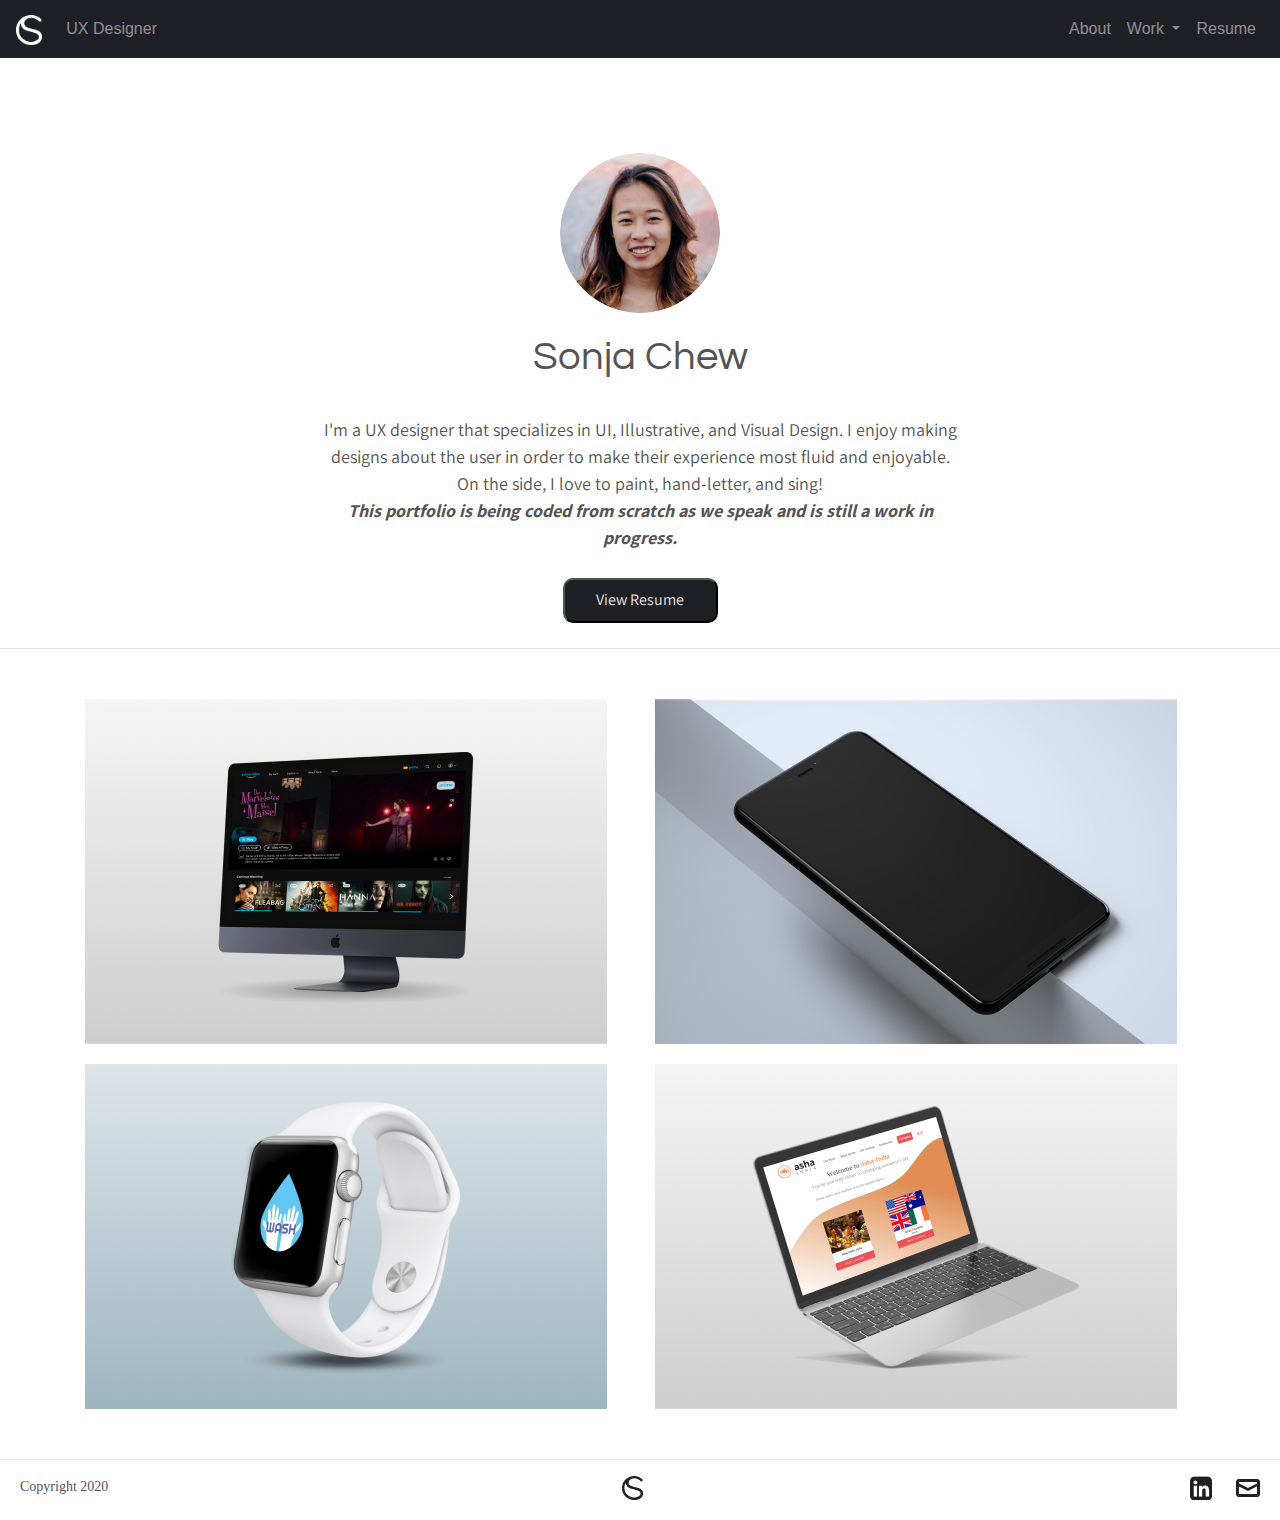
<file: index.html>
<!DOCTYPE html>
<html>
<head> 
    <link rel="shortcut icon" type="image/jpg" href="images/favicon.ico"/>
    <link href="css/style.css" type="text/css" rel="stylesheet">
    <link href="https://fonts.googleapis.com/css2?family=Assistant:wght@300;400;600&family=Pontano+Sans&family=Questrial&display=swap" rel="stylesheet">
    <link rel="stylesheet" href="https://stackpath.bootstrapcdn.com/bootstrap/4.3.1/css/bootstrap.min.css" integrity="sha384-ggOyR0iXCbMQv3Xipma34MD+dH/1fQ784/j6cY/iJTQUOhcWr7x9JvoRxT2MZw1T" crossorigin="anonymous">
    <link rel="stylesheet" href= 
"https://maxcdn.bootstrapcdn.com/bootstrap/4.4.1/css/bootstrap.min.css"> 
    <script src= 
"https://ajax.googleapis.com/ajax/libs/jquery/3.4.1/jquery.min.js"> 
    </script> 
    <script src= 
"https://cdnjs.cloudflare.com/ajax/libs/popper.js/1.16.0/umd/popper.min.js"> 
    </script> 
    <script src= 
"https://maxcdn.bootstrapcdn.com/bootstrap/4.4.1/js/bootstrap.min.js"> 
    </script> 
</head> 

</head>
<body>
    <div class="myNav">
        <nav class="navbar navbar-expand-lg navbar-dark">
            <a class="navbar-brand" href="index.html"><img src="images/logo.png" id="logo" height="30px"> </a>
            <button class="navbar-toggler" type="button" data-toggle="collapse" data-target="#navbarSupportedContent" aria-controls="navbarSupportedContent" aria-expanded="false" aria-label="Toggle navigation">
              <span class="navbar-toggler-icon"></span>
            </button>
            <div class="collapse navbar-collapse" id="navbarSupportedContent">
            <ul class="navbar-nav mr-auto">
              <li class="nav-item">
                <a class="nav-link">UX Designer</a>
              </li>
            </ul>
            </div>
            <div class="collapse navbar-collapse" id="navbarSupportedContent">
              <ul class="navbar-nav ml-auto">
                <li class="nav-item">
                  <a class="nav-link" href="about/about.html">About</a>
                </li>
                <li class="nav-item dropdown">
                  <a class="nav-link dropdown-toggle" href="work/work.html" id="navbarDropdown" role="button" data-toggle="dropdown" aria-haspopup="true" aria-expanded="false">
                    Work
                  </a>
                  <div class="dropdown-menu" aria-labelledby="navbarDropdown">
                    <a class="dropdown-item" href="Prime/prime.html">Prime Video</a>
                    <a class="dropdown-item" href="WASH/wash.html">WASH</a>
                    <a class="dropdown-item" href="Asha/asha.html">Asha India</a>
                    <a class="dropdown-item" href="Planana/planana.html">Planana</a>
                    <div class="dropdown-divider"></div>
                    <a class="dropdown-item" href="work/work.html">All Projects</a>
                  </div>
                </li>
                <li class="nav-item">
                    <a class="nav-link" href="http://www.google.com" target="_blank">Resume</a>
                  </li>
                
              </ul>
            </div>
          </nav>
    </div>
          <div>
          <section class="heroImg" >
              <img src="images/face.png" id="hero">
    
            <a href="about/about.html"><h1>Sonja Chew</h1></a>
            <br>
             <div id="para"><p>
            I'm a UX designer that
            specializes in UI, Illustrative, and Visual Design. I enjoy making designs about
             the user in order to make their experience most fluid and enjoyable. On the side, I 
             love to paint, hand-letter, and sing! 
             <br>
             <strong><em>This portfolio is being coded from scratch as we speak and
              is still a work in progress.</em></strong>
                </p>
              </div>
                <br>
                <div><a href="..." target="_blank"><button class="button" type="button">
        View Resume
                 </button></a>
                 <br>
                 <br>
                 
            </div> 
        </section>
     </div>
     <br>
     <hr>
     <br>
<div class="container">
  <div class="row">
    <div class="col" id="Prime"><a href="Prime/prime.html"><img src="images/PrimeVid2.png" width="522px">
      <span>Prime Video
        <p> (IN PROGRESS)
          We saw an opportunity to redesign Amazon’s Prime Video website for a better personalized, 
          fluid experience, honing in on their new social component. </p>
      </span></a> </div>
      <div class="col" id="planana"><a href="Planana/planana.html"><img src="images/placeholder.png" width="522px">
        <span>Planana 
          <p> (IN PROGRESS)
          Planana is a mobile application I designed to help traveling users as they plan their trip and itinerary.
        </p></span></a> </div>
    
    <div class="w-100"></div>
    
    <div class="col" id="WASHwatch"><a href="WASH/wash.html"><img src="images/WASH.png" width="522px">
      <span>WASH
        <p> (IN PROGRESS)
        WASH uses auto-tracking and reminders to help users develop healthy hand-washing habits.
         My classmates and I designed this app from scratch February of 2020, just as 
         COVID-19 appeared in the U.S.            </p></span> </a></div>
    <div class="col" id="Asha"><a href="Asha/asha.html"><img src="images/ASHA.png" width="522px">
      <span>Asha India
        <p>(MOST COMPLETE)
          My team proposed to redesign the layout of key web pages for Asha India, 
          a nonprofit organization, identified through intensive user testing performing 
          important tasks.             </p>
        </span></a> </div>
      </div>
</div>

<br>
<footer>
      <hr>  
  <div class="foot">
      <div>Copyright 2020</div>
      <a href="index.html"> <img src="images/logoDark.png" height ="24px"id="sign"></a>
      <div class="icons">
        <a href="https://www.linkedin.com/in/sonja-chew-11b7ab195" target="_blank">
        <img src="images/linkedin.png"  height="24px" id="icon"> 
        </a>  
        <a href="mailto: sonjachewux@gmail.com"><img src="images/mail.png" height="24px" id="icon"></a>  
      </div>
  </div>
    
</footer>
    
</body>

</html>
</file>
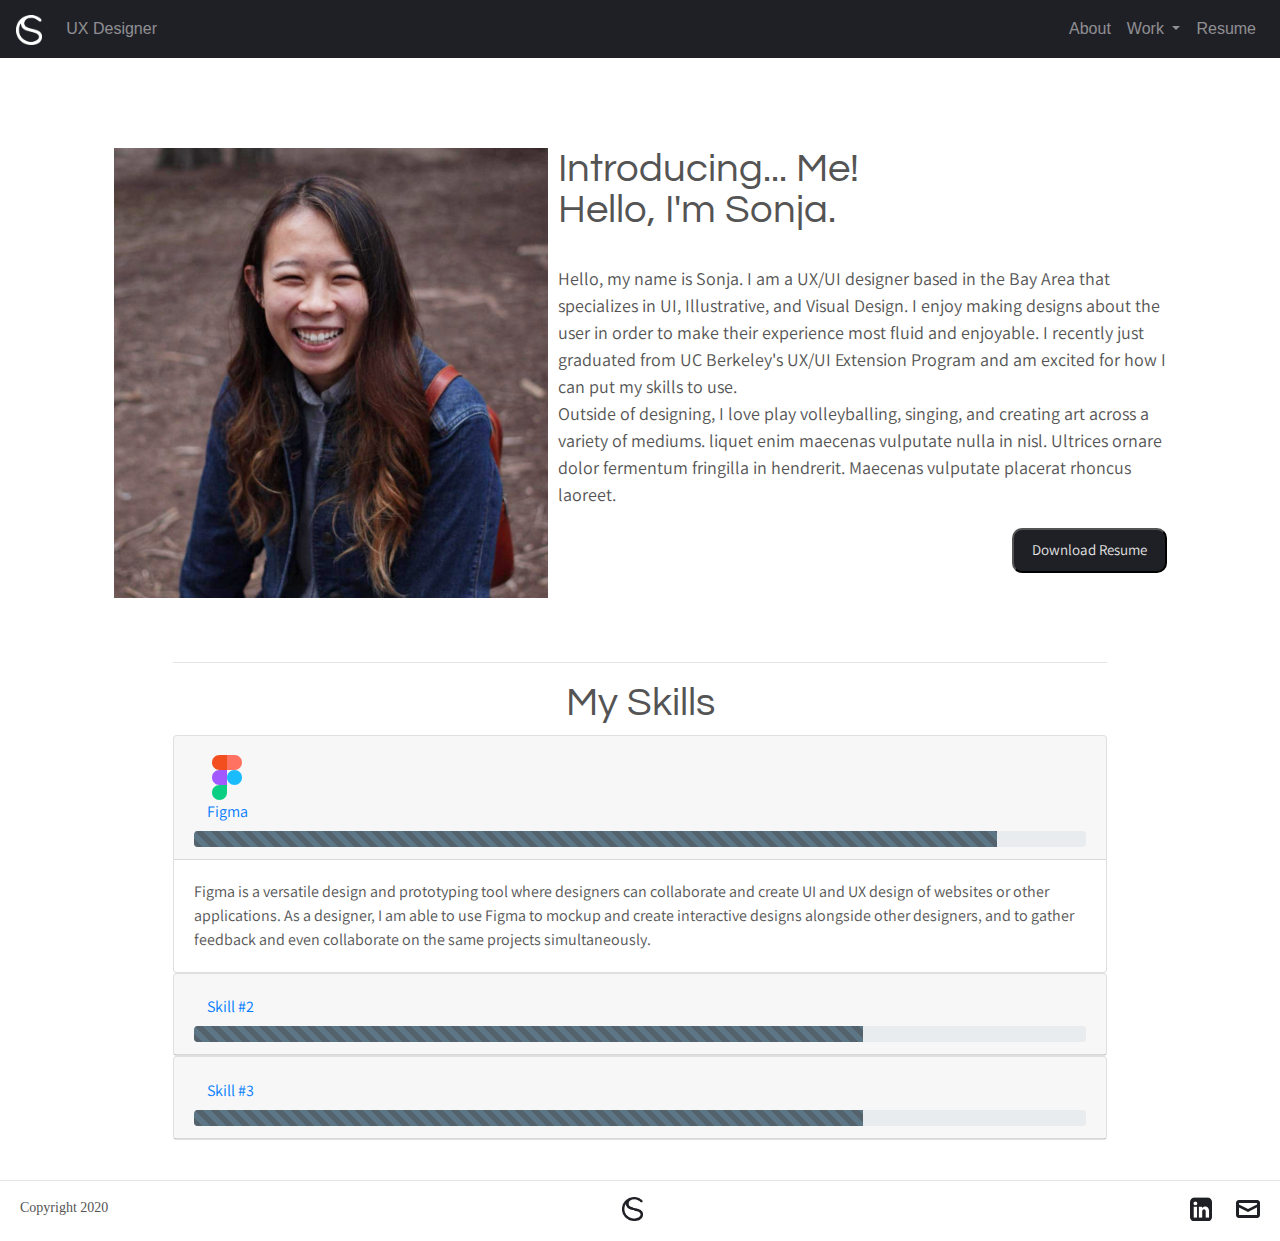
<file: about/about.html>
<!DOCTYPE html>
<html>
<head> 
    <link rel="shortcut icon" type="image/jpg" href="../images/favicon.ico"/>
    <link href="css/about.css" type="text/css" rel="stylesheet">
    <link href="https://fonts.googleapis.com/css2?family=Assistant:wght@300;400;600&family=Pontano+Sans&family=Questrial&display=swap" rel="stylesheet">
    <link rel="stylesheet" href="https://stackpath.bootstrapcdn.com/bootstrap/4.3.1/css/bootstrap.min.css" integrity="sha384-ggOyR0iXCbMQv3Xipma34MD+dH/1fQ784/j6cY/iJTQUOhcWr7x9JvoRxT2MZw1T" crossorigin="anonymous">
    <link rel="stylesheet" href= 
"https://maxcdn.bootstrapcdn.com/bootstrap/4.4.1/css/bootstrap.min.css"> 
    <script src= 
"https://ajax.googleapis.com/ajax/libs/jquery/3.4.1/jquery.min.js"> 
    </script> 
    <script src= 
"https://cdnjs.cloudflare.com/ajax/libs/popper.js/1.16.0/umd/popper.min.js"> 
    </script> 
    <script src= 
"https://maxcdn.bootstrapcdn.com/bootstrap/4.4.1/js/bootstrap.min.js"> 
    </script> 
</head> 

</head>
<body>
<div class="myNav">
    <nav class="navbar navbar-expand-lg navbar-dark">
        <a class="navbar-brand" href="../index.html"><img src="../images/logo.png" id="logo" height="30px"> </a>
        <button class="navbar-toggler" type="button" data-toggle="collapse" data-target="#navbarSupportedContent" aria-controls="navbarSupportedContent" aria-expanded="false" aria-label="Toggle navigation">
          <span class="navbar-toggler-icon"></span>
        </button>
        <div class="collapse navbar-collapse" id="navbarSupportedContent">
        <ul class="navbar-nav mr-auto">
          <li class="nav-item">
            <a class="nav-link">UX Designer</a>
          </li>
        </ul>
        </div>
        <div class="collapse navbar-collapse" id="navbarSupportedContent">
          <ul class="navbar-nav ml-auto">
            <li class="nav-item">
              <a class="nav-link" href="about.html">About</a>
            </li>
            <li class="nav-item dropdown">
              <a class="nav-link dropdown-toggle" href="work/work.html" id="navbarDropdown" role="button" data-toggle="dropdown" aria-haspopup="true" aria-expanded="false">
                Work
              </a>
              <div class="dropdown-menu" aria-labelledby="navbarDropdown">
                <a class="dropdown-item" href="../Prime/prime.html">Prime Video</a>
                <a class="dropdown-item" href="../WASH/wash.html">WASH</a>
                <a class="dropdown-item" href="../Asha/asha.html">Asha India</a>
                <a class="dropdown-item" href="../Planana/planana.html">Planana</a>
                <div class="dropdown-divider"></div>
                <a class="dropdown-item" href="../work/work.html">All Projects</a>
              </div>
            </li>
            <li class="nav-item">
                <a class="nav-link" href="#">Resume</a>
              </li>
            
          </ul>
        </div>
      </nav>
    </div>

    <div class="aboutSec" >
        <img src="../images/about1.png" id="about">
        <div class="photoRow">
          <div class="imgsmall"><img src="../images/img1small.png" height="82px"></div>
          <div class="imgsmall"><img src="../images/img2small.png" height="82px"></div>
          <div class="imgsmall"><img src="../images/img3small.png" height="82px"></div>
          <div class="imgsmall"><img src="../images/img4small.png" height="82px"></div>
          <div class="imgsmall"><img src="../images/img5small.png" height="82px"></div>
        </div>
        <div class="aboutMetxt">
          <h1 id="aboutTitle">Introducing... Me!
            <br>
            Hello, I'm Sonja.
          </h1>
          <br>
          <p>Hello, my name is Sonja. I am a UX/UI designer based in the Bay Area that
          specializes in UI, Illustrative, and Visual Design. I enjoy making designs about
           the user in order to make their experience most fluid and enjoyable. 
           I recently just graduated from UC Berkeley's UX/UI Extension Program and am excited 
           for how I can put my skills to use.
           <br>
           Outside of designing, I love play volleyballing, singing,
            and creating art across a variety of mediums.
           liquet enim maecenas vulputate nulla in nisl. Ultrices ornare dolor fermentum fringilla in hendrerit.
            Maecenas vulputate placerat rhoncus laoreet.</p>
            <div class="ResumeButton"><button class="button" type="button">
              Download Resume
                       </button>
              </div>
            </div>
    </div>
    <br>
    <br>
    <div id="separator"><hr></div>

    <div class="accordion" id="accordionExample"></div>
      <h2 id="skillsheading">My Skills</h2>
      <div class="card">
        <div class="card-header" id="headingOne">
          <h2 class="mb-0">
            <button class="btn btn-link" data-toggle="collapse" data-target="#collapseOne" aria-expanded="true" aria-controls="collapseOne">
              <div class="figmalogo"><img src="../images/figmalogo.svg" width="30px"> </div>Figma
            </button>
            <div class="figma">
              <div class="progress">
                <div class="progress-bar progress-bar-striped progress-bar-animated" role="progressbar" aria-valuenow="90" 
                aria-valuemin="0" aria-valuemax="100" style="width: 90%"></div>
              </div>
            </div>
          </h2>
        </div>
        <div id="collapseOne" class="collapse show" aria-labelledby="headingOne" data-parent="#accordionExample">
          <div class="card-body">
            Figma is a versatile design and prototyping tool where designers can collaborate and create UI and UX design of 
            websites or other applications. As a designer, I am able to use Figma to mockup and create interactive designs 
            alongside other designers, and to gather feedback and even collaborate on the same projects simultaneously.        </div>
      </div>
      </div>

      <div class="card">
        <div class="card-header" id="headingTwo">
          <h2 class="mb-0">
            <button class="btn btn-link collapsed" type="button" data-toggle="collapse" data-target="#collapseTwo" aria-expanded="false" aria-controls="collapseTwo">
               Skill #2
            </button>
          </h2>
          <div>
            <div class="progress">
              <div class="progress-bar progress-bar-striped progress-bar-animated" role="progressbar" aria-valuenow="75" 
              aria-valuemin="0" aria-valuemax="100" style="width: 75%"></div>
            </div>
          </div>
        </div>
        <div id="collapseTwo" class="collapse" aria-labelledby="headingTwo" data-parent="#accordionExample">
          <div class="card-body">
            Anim pariatur cliche reprehenderit, enim eiusmod high life accusamus terry richardson ad squid. 3 wolf moon officia aute, non cupidatat skateboard dolor brunch. Food truck quinoa nesciunt laborum eiusmod. Brunch 3 wolf moon tempor, sunt aliqua put a bird on it squid single-origin coffee nulla assumenda shoreditch et. Nihil anim keffiyeh helvetica, craft beer labore wes anderson cred nesciunt sapiente ea proident. Ad vegan excepteur butcher vice lomo. Leggings occaecat craft beer farm-to-table, raw denim aesthetic synth nesciunt you probably haven't heard of them accusamus labore sustainable VHS.
          </div>
        </div>
      </div>

      <div class="card">
        <div class="card-header" id="headingThree">
          <h2 class="mb-0">
            <button class="btn btn-link collapsed" type="button" data-toggle="collapse" data-target="#collapseThree" aria-expanded="false" aria-controls="collapseThree">
               Skill #3
            </button>
          </h2>
          <div>
            <div class="progress">
              <div class="progress-bar progress-bar-striped progress-bar-animated" role="progressbar" aria-valuenow="75" 
              aria-valuemin="0" aria-valuemax="100" style="width: 75%"></div>
            </div>
          </div>
        </div>
        <div id="collapseThree" class="collapse" aria-labelledby="headingThree" data-parent="#accordionExample">
          <div class="card-body">
            Anim pariatur cliche reprehenderit, enim eiusmod high life accusamus terry richardson ad squid. 3 wolf moon officia aute, non cupidatat skateboard dolor brunch. Food truck quinoa nesciunt laborum eiusmod. Brunch 3 wolf moon tempor, sunt aliqua put a bird on it squid single-origin coffee nulla assumenda shoreditch et. Nihil anim keffiyeh helvetica, craft beer labore wes anderson cred nesciunt sapiente ea proident. Ad vegan excepteur butcher vice lomo. Leggings occaecat craft beer farm-to-table, raw denim aesthetic synth nesciunt you probably haven't heard of them accusamus labore sustainable VHS.
          </div>
        </div>
      </div>
    </div>


      <br>


      <footer>
        
            <hr>  
        <div class="foot">
            <div>Copyright 2020</div>
            <a href="../index.html"> <img src="../images/logoDark.png" height ="24px"id="sign"></a>
            <div class="icons">
              <a href="https://www.linkedin.com/in/sonja-chew-11b7ab195" target="_blank">
              <img src="../images/linkedin.png"  height="24px" id="icon"> 
              </a>  
              <a href="mailto: sonjachewux@gmail.com"><img src="../images/mail.png" height="24px" id="icon"></a>  
            </div>  
        </div>
          
      </footer>
</body>
</html>
</file>
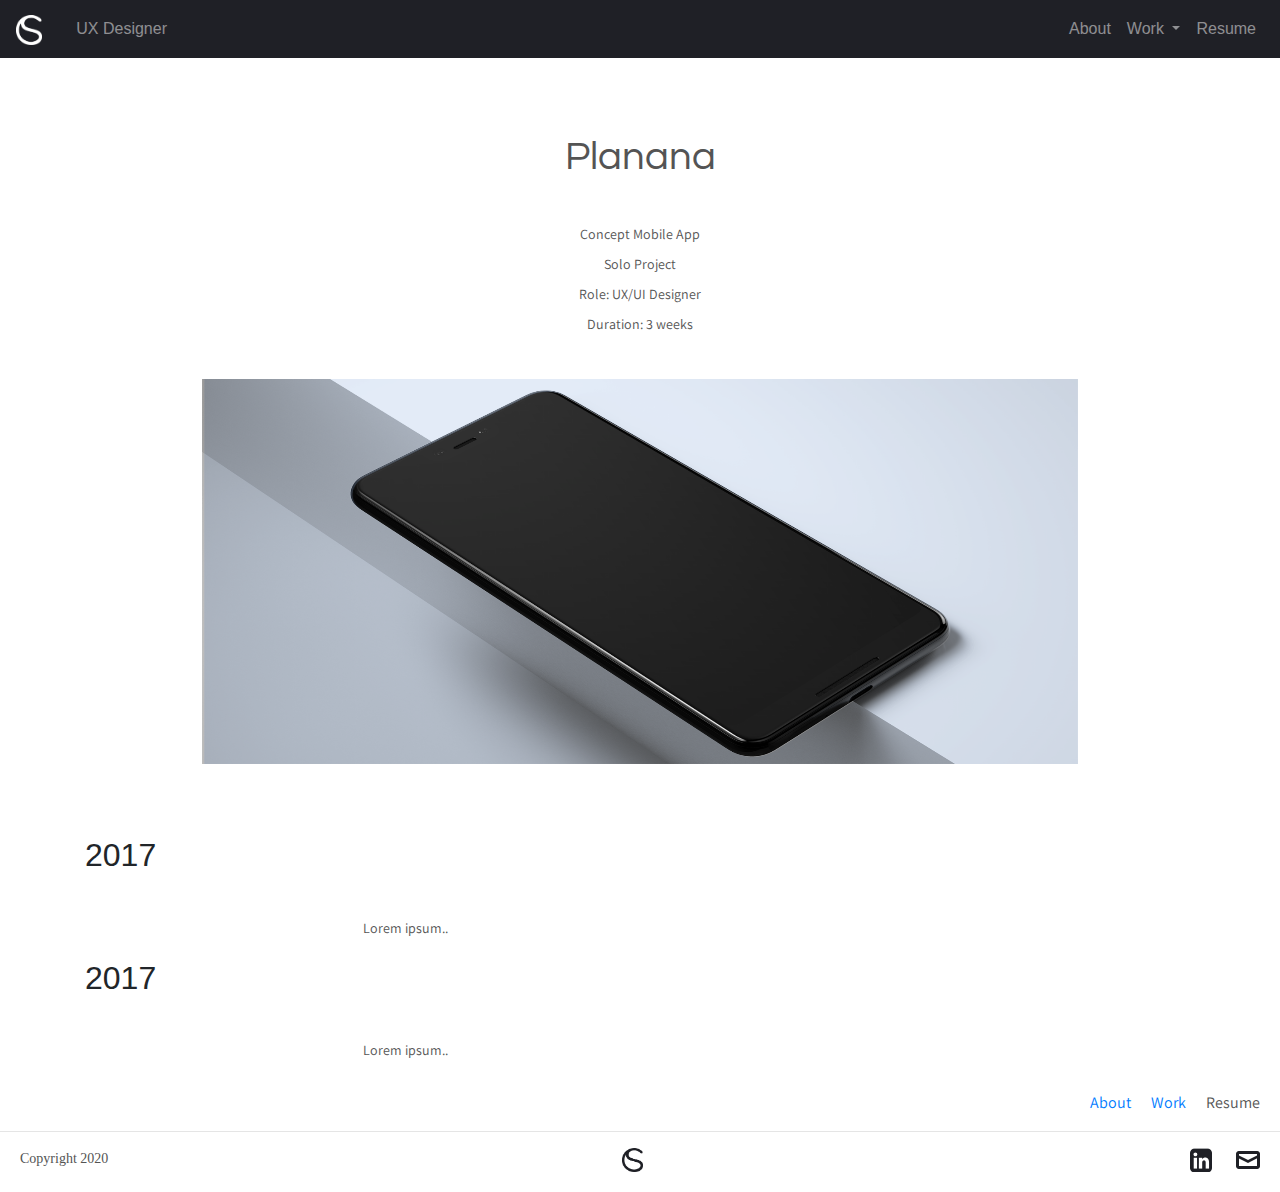
<file: Planana/planana.html>
<!DOCTYPE html>
<html>
<head> 
    <link rel="shortcut icon" type="image/jpg" href="../images/favicon.ico"/>
    <link href="https://fonts.googleapis.com/css2?family=Assistant:wght@300;400;600&family=Pontano+Sans&family=Questrial&display=swap" rel="stylesheet">
    <link href="css/planana.css" type="text/css" rel="stylesheet">
    <link rel="stylesheet" href="https://stackpath.bootstrapcdn.com/bootstrap/4.3.1/css/bootstrap.min.css" integrity="sha384-ggOyR0iXCbMQv3Xipma34MD+dH/1fQ784/j6cY/iJTQUOhcWr7x9JvoRxT2MZw1T" crossorigin="anonymous">
    <link rel="stylesheet" href= 
"https://maxcdn.bootstrapcdn.com/bootstrap/4.4.1/css/bootstrap.min.css"> 
    <script src= 
"https://ajax.googleapis.com/ajax/libs/jquery/3.4.1/jquery.min.js"> 
    </script> 
    <script src= 
"https://cdnjs.cloudflare.com/ajax/libs/popper.js/1.16.0/umd/popper.min.js"> 
    </script> 
    <script src= 
"https://maxcdn.bootstrapcdn.com/bootstrap/4.4.1/js/bootstrap.min.js"> 
    </script> 
</head> 

</head>
<body>
<div class="myNav">
    <nav class="navbar navbar-expand-lg navbar-dark">
        <a class="navbar-brand" href="../index.html"><img src="../images/logo.png" id="logo" height="30px"> </a>
        <button class="navbar-toggler" type="button" data-toggle="collapse" data-target="#navbarSupportedContent" aria-controls="navbarSupportedContent" aria-expanded="false" aria-label="Toggle navigation">
          <span class="navbar-toggler-icon"></span>
        </button>
        <div class="collapse navbar-collapse" id="navbarSupportedContent">
        <ul class="navbar-nav mr-auto">
          <li class="nav-item">
            <a class="nav-link">UX Designer</a>
          </li>
        </ul>
        </div>
        <div class="collapse navbar-collapse" id="navbarSupportedContent">
          <ul class="navbar-nav ml-auto">
            <li class="nav-item">
              <a class="nav-link" href="../about/about.html">About</a>
            </li>
            <li class="nav-item dropdown">
              <a class="nav-link dropdown-toggle" href="work.html" id="navbarDropdown" role="button" data-toggle="dropdown" aria-haspopup="true" aria-expanded="false">
                Work
              </a>
              <div class="dropdown-menu" aria-labelledby="navbarDropdown">
                <a class="dropdown-item" href="../Prime/prime.html">Prime Video</a>
                <a class="dropdown-item" href="../WASH/wash.html">WASH</a>
                <a class="dropdown-item" href="../Asha/asha.html">Asha India</a>
                <a class="dropdown-item" href="planana.html">Planana</a>
                <div class="dropdown-divider"></div>
                <a class="dropdown-item" href="../work/work.html">All Projects</a>
              </div>
            </li>
            <li class="nav-item">
                <a class="nav-link" href="..." target="_blank">Resume</a>
              </li>
            
          </ul>
        </div>
      </nav>
      </div>
      <div>
        <section class="ashaOverview" >
            <h1>Planana</h1>
           <div id="para"><p>
           Concept Mobile App
            <br>
            Solo Project
            <br>
            Role: UX/UI Designer
            <br>
            Duration: 3 weeks
              </p>
            </div>
        </section>
              <br>
              <div> <img src="../images/planFill.png" width="876px" id="ashaHero">
               <br>
               <br>
               
          </div> 
      
   </div>
   <br>
   <div class="timeline">
    <div class="container left">
      <div class="content">
        <h2>2017</h2>
      <p>Lorem ipsum..</p>
      </div>
    </div>
    <div class="container right">
     <div class="content">
      <h2>2017</h2>
      <p>Lorem ipsum..</p>
     </div>
    </div>
   </div>


 
<footer>
        <div class="footer">
            <div class="About"> <a href="../about/about.html"> About</a></div>
            <div class="Work"> <a href="../work/work.html"> Work</a></div>
            <div class="Resume">Resume</div>
         </div>
            <hr>  
  <div class="foot">
      <div>Copyright 2020</div>
      <a href="../index.html"> <img src="../images/logoDark.png" height ="24px"id="sign"></a>
      <div class="icons">
        <a href="https://www.linkedin.com/in/sonja-chew-11b7ab195" target="_blank">
        <img src="../images/linkedin.png"  height="24px" id="icon"> 
        </a>  
        <a href="mailto: sonjachewux@gmail.com"><img src="../images/mail.png" height="24px" id="icon"></a>  
      </div>   
  </div>
    
</footer>
    
</body>

</html>
</file>
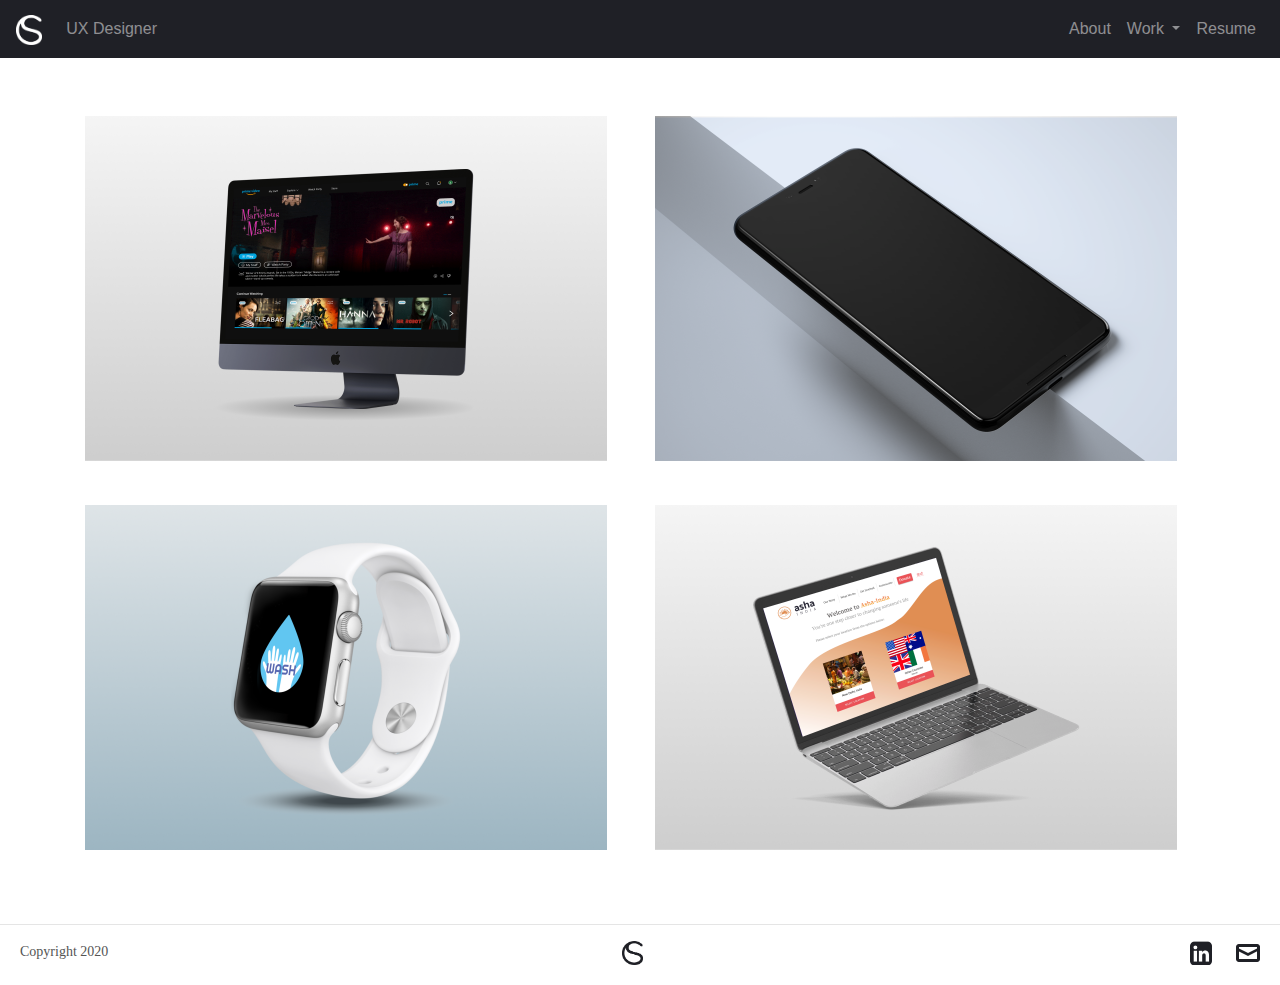
<file: work/work.html>
<!DOCTYPE html>
<html>
<head> 
    <link rel="shortcut icon" type="image/jpg" href="../images/favicon.ico"/>
    <link href="css/work.css" type="text/css" rel="stylesheet">
    <link href="https://fonts.googleapis.com/css2?family=Assistant:wght@300;400;600&family=Pontano+Sans&family=Questrial&display=swap" rel="stylesheet">
    <link rel="stylesheet" href="https://stackpath.bootstrapcdn.com/bootstrap/4.3.1/css/bootstrap.min.css" integrity="sha384-ggOyR0iXCbMQv3Xipma34MD+dH/1fQ784/j6cY/iJTQUOhcWr7x9JvoRxT2MZw1T" crossorigin="anonymous">
    <link rel="stylesheet" href= 
"https://maxcdn.bootstrapcdn.com/bootstrap/4.4.1/css/bootstrap.min.css"> 
    <script src= 
"https://ajax.googleapis.com/ajax/libs/jquery/3.4.1/jquery.min.js"> 
    </script> 
    <script src= 
"https://cdnjs.cloudflare.com/ajax/libs/popper.js/1.16.0/umd/popper.min.js"> 
    </script> 
    <script src= 
"https://maxcdn.bootstrapcdn.com/bootstrap/4.4.1/js/bootstrap.min.js"> 
    </script> 
</head> 

</head>
<body>
<div class="myNav">
    <nav class="navbar navbar-expand-lg navbar-dark">
        <a class="navbar-brand" href="../index.html"><img src="../images/logo.png" id="logo" height="30px"> </a>
        <button class="navbar-toggler" type="button" data-toggle="collapse" data-target="#navbarSupportedContent" aria-controls="navbarSupportedContent" aria-expanded="false" aria-label="Toggle navigation">
          <span class="navbar-toggler-icon"></span>
        </button>
        <div class="collapse navbar-collapse" id="navbarSupportedContent">
        <ul class="navbar-nav mr-auto">
          <li class="nav-item">
            <a class="nav-link">UX Designer</a>
          </li>
        </ul>
        </div>
        <div class="collapse navbar-collapse" id="navbarSupportedContent">
          <ul class="navbar-nav ml-auto">
            <li class="nav-item">
              <a class="nav-link" href="../about/about.html">About</a>
            </li>
            <li class="nav-item dropdown">
              <a class="nav-link dropdown-toggle" href="work.html" id="navbarDropdown" role="button" data-toggle="dropdown" aria-haspopup="true" aria-expanded="false">
                Work
              </a>
              <div class="dropdown-menu" aria-labelledby="navbarDropdown">
                <a class="dropdown-item" href="../Prime/prime.html">Prime Video</a>
                <a class="dropdown-item" href="../WASH/wash.html">WASH</a>
                <a class="dropdown-item" href="../Asha/asha.html">Asha India</a>
                <a class="dropdown-item" href="../Planana/planana.html">Planana</a>
                <div class="dropdown-divider"></div>
                <a class="dropdown-item" href="work.html">All Projects</a>
              </div>
            </li>
            <li class="nav-item">
                <a class="nav-link" href="#">Resume</a>
              </li>
            
          </ul>
        </div>
      </nav>
      </div>
        <br>
      <br>
      <div class="container">
        <div class="row">
          <div class="col" id="Prime"><a href="../Prime/prime.html"><img src="../images/PrimeVid2.png" width="522px">
            <span>Prime Video
              <p>
                We saw an opportunity to redesign Amazon's Prime Video website for a better personalized, 
                fluid experience, honing in on their new social component. </p>
            </span></a> </div>
            <div class="col" id="planana"><a href="..."><img src="../images/placeholder.png" width="522px">
              <span>Planana<p>
                Planana is a mobile application I designed to help traveling users plan their trips and schedule activities.
              </p></span></a> </div>
          <div class="w-100"></div>
          <br>
            <div class="col" id="WASHwatch"><a href="../WASH/wash.html"><img src="../images/WASH.png" width="522px">
              <span>WASH<p>
                Constructing a user iterface that also interacts with the user.             </p></span> 
              </a></div>
              <div class="col" id="Asha"><a href="../Asha/asha.html"><img src="../images/ASHA.png" width="522px">
                <span>Asha India
                  <p>
                    Redesigning a nonprofit website targeting two user groups rather than one, in just 2 weeks.
                                 </p>
                </span></a> </div>
        </div>
      </div>
<br>
<br>
      <footer>
            <hr>  
        <div class="foot">
            <div>Copyright 2020</div>
            <a href="../index.html"> <img src="../images/logoDark.png" height ="24px"id="sign"></a>
          <div class="icons">
            <a href="https://www.linkedin.com/in/sonja-chew-11b7ab195" target="_blank">
            <img src="../images/linkedin.png"  height="24px" id="icon"> 
            </a>  
            <a href="mailto: sonjachewux@gmail.com"><img src="../images/mail.png" height="24px" id="icon"></a>  
          </div>     
        </div>
          
      </footer>
</body>
</html>
</file>
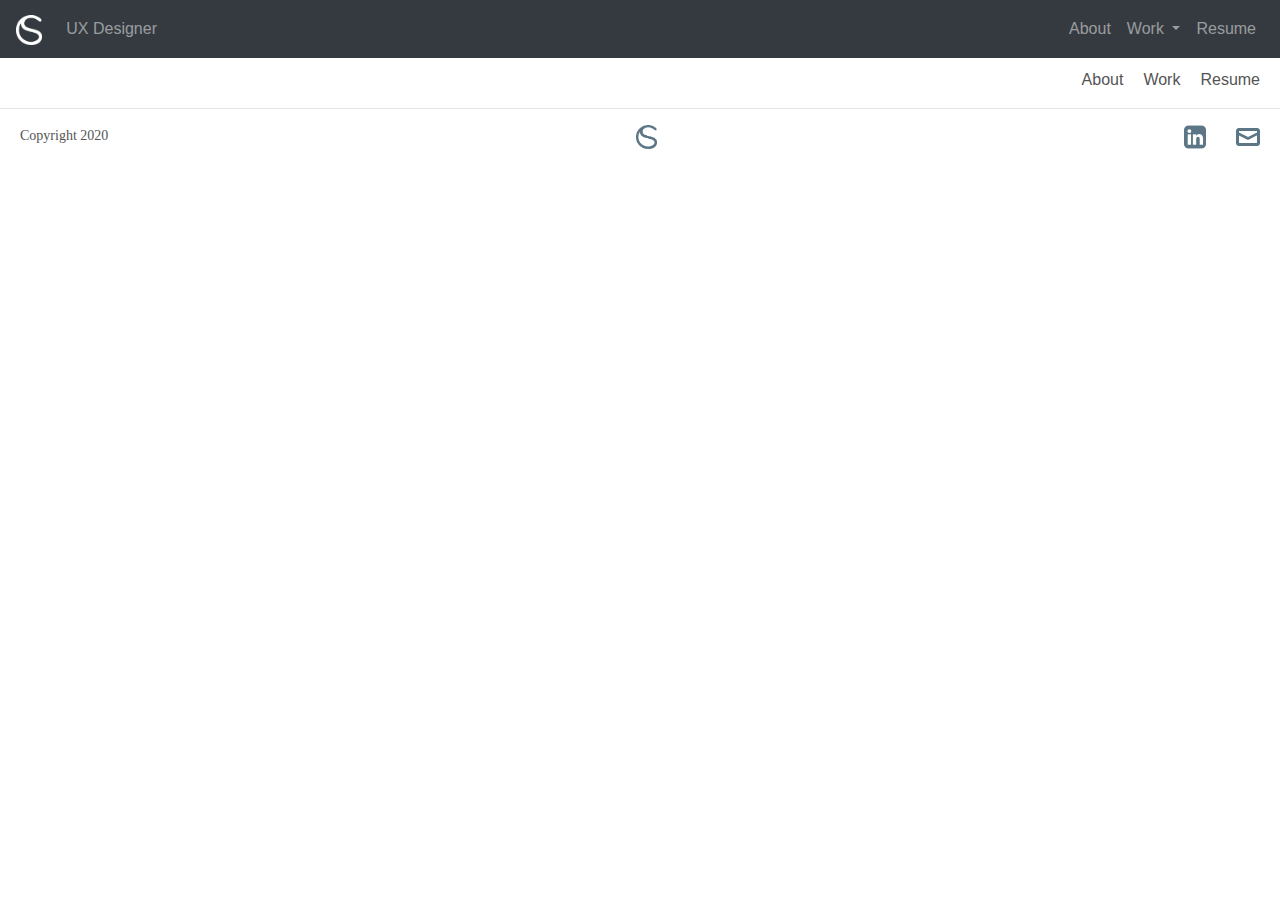
<file: OtherStuff/about/about.html>
<!DOCTYPE html>
<html>
<head> 
    <link rel="shortcut icon" type="image/jpg" href="../images/favicon.ico"/>
    <link href="css/about.css" type="text/css" rel="stylesheet">
    <link rel="stylesheet" href="https://stackpath.bootstrapcdn.com/bootstrap/4.3.1/css/bootstrap.min.css" integrity="sha384-ggOyR0iXCbMQv3Xipma34MD+dH/1fQ784/j6cY/iJTQUOhcWr7x9JvoRxT2MZw1T" crossorigin="anonymous">
    <link rel="stylesheet" href= 
"https://maxcdn.bootstrapcdn.com/bootstrap/4.4.1/css/bootstrap.min.css"> 
    <script src= 
"https://ajax.googleapis.com/ajax/libs/jquery/3.4.1/jquery.min.js"> 
    </script> 
    <script src= 
"https://cdnjs.cloudflare.com/ajax/libs/popper.js/1.16.0/umd/popper.min.js"> 
    </script> 
    <script src= 
"https://maxcdn.bootstrapcdn.com/bootstrap/4.4.1/js/bootstrap.min.js"> 
    </script> 
</head> 

</head>
<body>
<div class="myNav">
    <nav class="navbar navbar-expand-lg navbar-dark bg-dark">
        <a class="navbar-brand" href="../index.html"><img src="../images/logo.png" id="logo" height="30px"> </a>
        <button class="navbar-toggler" type="button" data-toggle="collapse" data-target="#navbarSupportedContent" aria-controls="navbarSupportedContent" aria-expanded="false" aria-label="Toggle navigation">
          <span class="navbar-toggler-icon"></span>
        </button>
        <div class="collapse navbar-collapse" id="navbarSupportedContent">
        <ul class="navbar-nav mr-auto">
          <li class="nav-item">
            <a class="nav-link">UX Designer</a>
          </li>
        </ul>
        </div>
        <div class="collapse navbar-collapse" id="navbarSupportedContent">
          <ul class="navbar-nav ml-auto">
            <li class="nav-item">
              <a class="nav-link" href="about.html">About</a>
            </li>
            <li class="nav-item dropdown">
              <a class="nav-link dropdown-toggle" href="../work/work.html" id="navbarDropdown" role="button" data-toggle="dropdown" aria-haspopup="true" aria-expanded="false">
                Work
              </a>
              <div class="dropdown-menu" aria-labelledby="navbarDropdown">
                <a class="dropdown-item" href="#">Prime Video</a>
                <a class="dropdown-item" href="#">WASH</a>
                <a class="dropdown-item" href="#">Asha India</a>
                <a class="dropdown-item" href="#">Planana</a>
                <div class="dropdown-divider"></div>
                <a class="dropdown-item" href="../work/work.html">All Projects</a>
              </div>
            </li>
            <li class="nav-item">
                <a class="nav-link" href="#">Resume</a>
              </li>
            
          </ul>
        </div>
      </nav>
      </div>


      <footer>
        <div class="footer">
            <div class="About">About</div>
            <div class="Work">Work</div>
            <div class="Resume">Resume</div>
         </div>
            <hr>  
        <div class="foot">
            <div>Copyright 2020</div>
            <a href="../index.html"> <img src="../images/logoMedium.png" height ="24px"id="sign"></a>
            <img src="../images/icons.png"  height="24px" id="icon" >    
        </div>
          
      </footer>
</body>
</html>
</file>
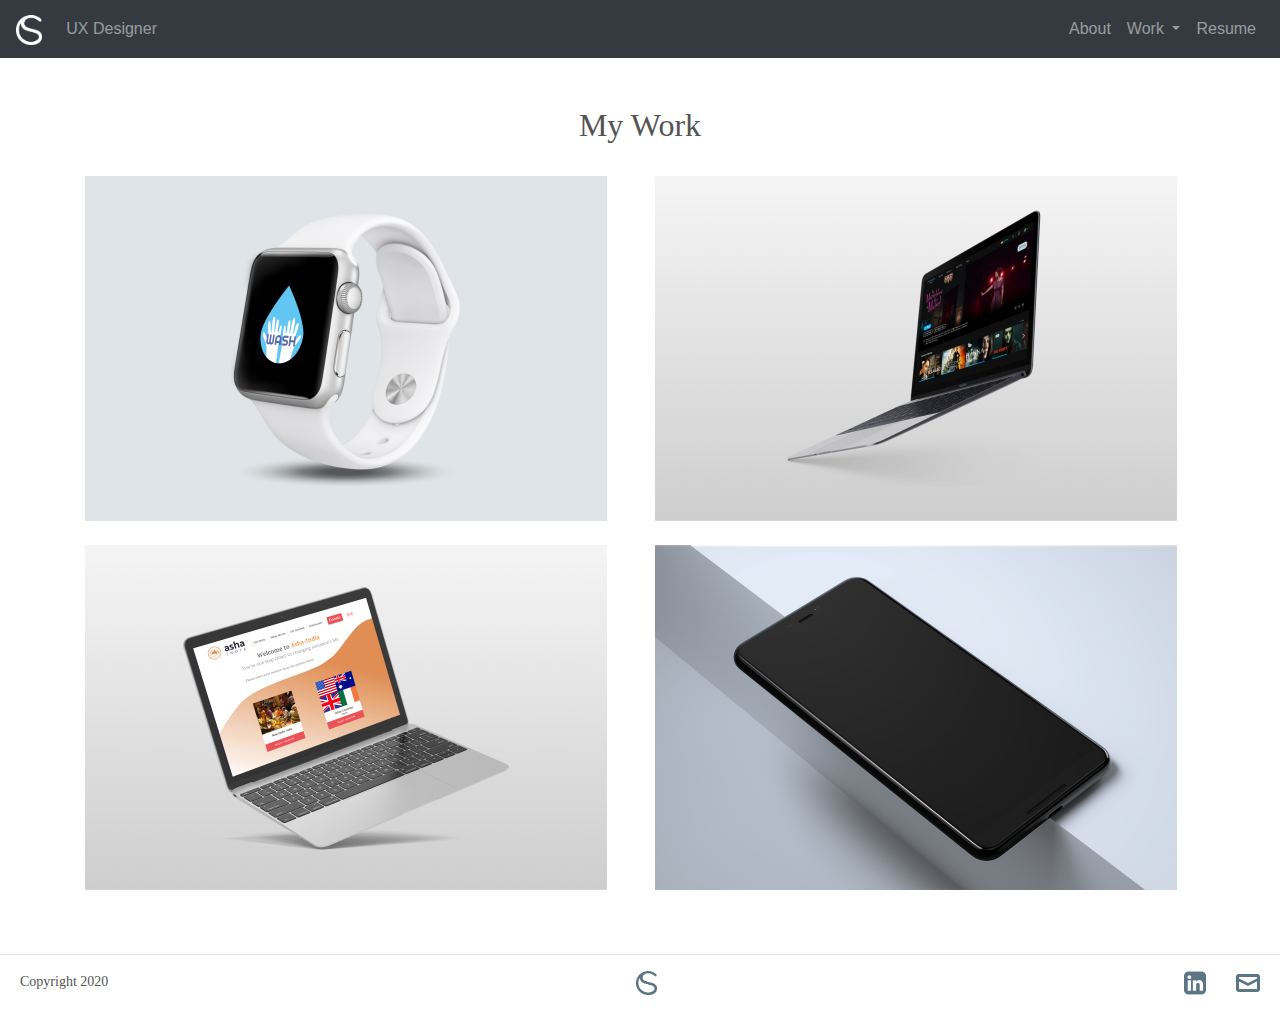
<file: OtherStuff/work/work.html>
<!DOCTYPE html>
<html>
<head> 
    <link rel="shortcut icon" type="image/jpg" href="../images/favicon.ico"/>
    <link href="css/work.css" type="text/css" rel="stylesheet">
    <link rel="stylesheet" href="https://stackpath.bootstrapcdn.com/bootstrap/4.3.1/css/bootstrap.min.css" integrity="sha384-ggOyR0iXCbMQv3Xipma34MD+dH/1fQ784/j6cY/iJTQUOhcWr7x9JvoRxT2MZw1T" crossorigin="anonymous">
    <link rel="stylesheet" href= 
"https://maxcdn.bootstrapcdn.com/bootstrap/4.4.1/css/bootstrap.min.css"> 
    <script src= 
"https://ajax.googleapis.com/ajax/libs/jquery/3.4.1/jquery.min.js"> 
    </script> 
    <script src= 
"https://cdnjs.cloudflare.com/ajax/libs/popper.js/1.16.0/umd/popper.min.js"> 
    </script> 
    <script src= 
"https://maxcdn.bootstrapcdn.com/bootstrap/4.4.1/js/bootstrap.min.js"> 
    </script> 
</head> 

</head>
<body>
<div class="myNav">
    <nav class="navbar navbar-expand-lg navbar-dark bg-dark">
        <a class="navbar-brand" href="../index.html"><img src="../images/logo.png" id="logo" height="30px"> </a>
        <button class="navbar-toggler" type="button" data-toggle="collapse" data-target="#navbarSupportedContent" aria-controls="navbarSupportedContent" aria-expanded="false" aria-label="Toggle navigation">
          <span class="navbar-toggler-icon"></span>
        </button>
        <div class="collapse navbar-collapse" id="navbarSupportedContent">
        <ul class="navbar-nav mr-auto">
          <li class="nav-item">
            <a class="nav-link">UX Designer</a>
          </li>
        </ul>
        </div>
        <div class="collapse navbar-collapse" id="navbarSupportedContent">
          <ul class="navbar-nav ml-auto">
            <li class="nav-item">
              <a class="nav-link" href="../about/about.html">About</a>
            </li>
            <li class="nav-item dropdown">
              <a class="nav-link dropdown-toggle" href="work.html" id="navbarDropdown" role="button" data-toggle="dropdown" aria-haspopup="true" aria-expanded="false">
                Work
              </a>
              <div class="dropdown-menu" aria-labelledby="navbarDropdown">
                <a class="dropdown-item" href="#">Prime Video</a>
                <a class="dropdown-item" href="#">WASH</a>
                <a class="dropdown-item" href="#">Asha India</a>
                <a class="dropdown-item" href="#">Planana</a>
                <div class="dropdown-divider"></div>
                <a class="dropdown-item" href="work.html">All Projects</a>
              </div>
            </li>
            <li class="nav-item">
                <a class="nav-link" href="#">Resume</a>
              </li>
            
          </ul>
        </div>
      </nav>
      </div>
        <br>
        <br>

      <div id="title"><h2>My Work</h2></div>
      <br>
      <div class="container">
        <div class="row">
          <div class="col" id="WASHwatch"><a href="..."><img src="../images/WASH.png" width="522px">
            <span>WASH</span></a></div>
          <div class="col" id="Prime"><a href="..."><img src="../images/PrimeVid.png" width="522px">
            <span>Prime Video</span></a> </div>
          <div class="w-100"></div>
          <br>
          <div class="col" id="Asha"><a href="..."><img src="../images/ASHA.png" width="522px">
            <span>Asha India</span></a> </div>
          <div class="col" id="planana"><a href="..."><img src="../images/placeholder.png" width="522px">
            <span>Planana</span></a> </div>
        </div>
      </div>
<br>
<br>
      <footer>
            <hr>  
        <div class="foot">
            <div>Copyright 2020</div>
            <a href="../index.html"> <img src="../images/logoMedium.png" height ="24px"id="sign"></a>
            <img src="../images/icons.png"  height="24px" id="icon" >    
        </div>
          
      </footer>
</body>
</html>
</file>
<file: css/style.css>
.myNav {
    background-color: #1F2026 !important;
}
.heroImg {
    height: 550px;
    padding: 25px;
    padding-top: 75px;
    text-align: center;
    z-index: -1;
}
#para p{
    margin: auto;
    color: #545454;
    font-size: 18px;
    width: 640px;
    font-style: normal;
    font-family: 'Assistant', sans-serif;
    text-align: center;
}
#hero {
    border: 20px white solid;
    border-radius: 50%;
    max-width: 200px;
}
.button {
    background-color: #1F2026;
    height: 45px;
    width: 155px;
    font-size: 16px;
    color:#E5E5E5;
    font-family: 'Assistant', sans-serif;
    text-align: center;
    border-radius: 10px;
}

h1 {
    color: #545454;
    font-family: 'Questrial', sans-serif;
    font-size: 30px;
}
#WASHwatch:hover img{
    transition: all 1s ease-in-out;
    transform: scale(1.1);
    filter: brightness(.5);
}
#WASHwatch:hover span{
    transition: all 1s ease-in-out;
    display: inline-block;
}
#Prime:hover img{
    transition: all 1s ease-in-out;
    transform: scale(1.1);
    filter: brightness(.5);
}
#Prime:hover span{
    transition: all 1s ease-in-out;
    display: inline-block;
}
#Asha:hover img{
    transition: all 1s ease-in-out;
    transform: scale(1.1);
    filter: brightness(.5);
}
#Asha:hover span{
    transition: all 1s ease-in-out;
    display:inline-block;
}
#planana:hover img{
    transition: all 1s ease-in-out;
    transform: scale(1.1);
    filter: brightness(.5);
}
#planana:hover span{
    transition: all 1s ease-in-out;
    display:inline-block;
}
span {
    position: absolute;
    color: white;
    font-family:'Questrial', sans-serif ;
    font-size: 28px;
    display: none;
    left:50px;
    right:50px;
    bottom:30px;
    margin: 2px;
    padding: 3px 0px;
}
p {
    word-wrap: normal;
    font-family:'Assistant', sans-serif ;
    font-size: 16px;
    right:0px;
    color: white;
    margin: 2px;
    padding: 3px 0px;
    left:50px;
    right:50px;
    bottom:30px;

}
.container {
    margin: auto !important;
    width:
}

.col {
    margin-top:10px;
    margin-bottom:10px;
    width: 522px;
}
.row{
    margin-left: 10px;
}
.footer {
    display:inline-block;
    color: #545454;
    font-family:'Nunito', sans-serif;
    display: flex;
    flex-wrap: wrap;
    justify-content: flex-end;
    height: auto;
    overflow-x: hidden; /* Disable horizontal scroll */
    text-align: center;
    padding-top: 10px;
    margin-bottom: 20px;
}
.About {
    padding-left: 20px;
    padding-right:20px;
}
.Work {
    padding-left: 20px;
    padding-right:20px;
}
.Resume {
    padding-left: 20px;
    padding-right:20px;
}
.foot {
    display:flex;
    justify-content: space-between;
    text-align: left;
    font-size: 14px;
    font-style: normal;
    font-family: 'Noto Serif SC', serif;
    color: #545454;
    padding-left: 20px;
}
.icon {
    text-align: right;
    max-width: 208px;
    display: flex;
    align-items: flex-end;
}
#icon {
    text-align: right;
    max-width: 208px;
    padding-right: 20px;
}
footer{
    margin-bottom: 20px;
}
#sign{
    padding-right: 32px;
}
@media (min-width: 576px){
    .container, .container-sm {
        max-width: 530px;
        padding: auto;
    }
}
</file>
<file: about/css/about.css>
.myNav {
    background-color: #1F2026 !important;
    width:100%;
}
#about {
    display:inline-block;
    width: 434px;
    height: 450px;
}
.aboutSec {
    display: flex;
    justify-content: center;
    margin-top: 90px;
}
.aboutMetxt {
    display: block;
    margin-left: 10px;
    width: 609px;
    height: 309px;
    color: #545454;
    font-family: 'Assistant', sans-serif;
    font-size: 18px;
}
#aboutTitle {
    font-family: 'Questrial', sans-serif;
    font-size: 40px;
    line-height: 41px;
    color: #545454;
}
#Apara {
    width: 609px;
    height: 200px;
    font-family: 'Assistant', sans-serif;
    font-size: 18px;
    line-height: 25px;
    color: #545454;
}
.ResumeButton {
    display: flex;
    justify-content: flex-end;
    margin-top: 20px;
}
.button {
    background-color: #1F2026;
    height: 45px;
    width: 155px;
    font-size: 15px;
    color:#E5E5E5;
    font-family: 'Assistant', sans-serif;
    text-align: center;
    border-radius: 10px;
}
.btn {
    display:inline-block;
    font-family: 'Assistant',sans-serif;
}
.card-body{
    font-family: 'Assistant', sans-serif;
    color:#545454;
}
.photoRow {
    display: none;
    flex-direction: row;
    padding: 0px;
    position: absolute;
    max-width: 78px;
    left: 50px;
    top: 601px;
}
#skillsheading{
    display:flex;
    justify-content: center;
    font-family: 'Questrial', sans-serif;
    font-size: 40px;
    color: #545454;

}
.imgsmall {
    width: 78px;
    height: 82px;
    left: 178px;
    margin: 10px 0px;
}
.mySkills {
    width:1052px;
    margin: auto;
}
#separator {
    max-width: 73%;
    margin: auto;
}
.card {
    width:73% !important;
    margin: auto;
}
#figmalogo {
    padding-right: 30px;
}
.bg-info {
    background-color: linear-gradient( #5C7685 )!important;
}
.progress-bar-animated {
    animation: progress-bar-stripes 1s linear infinite;
    background-color: #5C7685 !important;
}
.progress-bar-striped {
    background-color:#5C7685 !important;
    background-image: linear-gradient(45deg,rgba(74, 78, 83, 0.5) 25%,transparent 25%,transparent 50%,rgba(74, 78, 83,.5) 
    50%,rgba(74, 78, 83, 0.5) 75%,transparent 75%,transparent)!important;
    background-size: 1rem 1rem;
}
.progress-bar-striped:hover {
    background-color:#3A8FBF !important;
    background-image: linear-gradient(45deg,rgba(49, 106, 172, 0.5) 25%,transparent 25%,transparent 50%,rgba(49, 106, 172, 0.5) 
    50%,rgba(49, 106, 172, 0.5) 75%,transparent 75%,transparent)!important;
    background-size: 1rem 1rem;
}
.About {
    padding-left: 10px;
    padding-right:10px;
}
.Work {
    padding-left: 10px;
    padding-right:10px;
}
.Resume {
    padding-left: 10px;
    padding-right:20px;
}
.foot {
    display: flex;
    justify-content: space-between;
    text-align: left;
    font-size: 14px;
    font-style: normal;
    font-family: 'Noto Serif SC', serif;
    color: #545454;
    padding-left: 20px;
}
.icon {
    text-align: right;
    max-width: 208px;
    display: flex;
    align-items: flex-end;
}
#icon {
    text-align: right;
    max-width: 208px;
    padding-right: 20px;
}
footer {
    margin-bottom: 20px;
}
#sign{
    padding-right: 32px;
}
</file>
<file: Planana/css/planana.css>
.myNav {
    background-color: #1F2026 !important;
}
#logo{
    padding-right: 10px;
}
#para {
    display: flex;
    justify-content: center;

}
h1 {
    display: flex;
    justify-content: center;
    color: #545454;
    padding-top: 75px;
    font-family: 'Questrial', sans-serif;
    font-size: 48px;

}
p {
    display: flex;
    justify-content: center;
    padding-top: 30px;
    text-align: center;
    color: #545454;
    font-size: 14px;
    width: 640px;
    font-style: normal;
    font-family: 'Assistant', sans-serif;
    text-align: center;
    line-height: 30px;

}
#ashaHero {
    display: flex;
    justify-content: center;
    width: 876px;
    height: 385.61px;
    left: 139px;
    top: 371px;
    margin:auto;
}

/*PLACE CSS FOR TIMELINE HERE */

  
.footer {
    display:inline-block;
    color: #545454;
    font-family:'Assistant', sans-serif;
    display: flex;
    flex-wrap: wrap;
    justify-content: flex-end;
    height: auto;
    overflow-x: hidden; /* Disable horizontal scroll */
    text-align: center;
    padding-top: 10px;
}
.About {
    padding-left: 10px;
    padding-right:10px;
}
.Work {
    padding-left:10px;
    padding-right:10px;
}
.Resume {
    padding-left: 10px;
    padding-right:20px;
}
.foot {
    display: flex;
    justify-content: space-between;
    text-align: left;
    font-size: 14px;
    font-style: normal;
    font-family: 'Noto Serif SC', serif;
    color: #545454;
    padding-left: 20px;
}
.icon {
    text-align: right;
    max-width: 208px;
    display: flex;
    align-items: flex-end;
}
#icon {
    text-align: right;
    max-width: 208px;
    padding-right: 20px;
}
footer {
    margin-bottom: 20px;
}
#sign{
    padding-right: 32px;
}
</file>
<file: work/css/work.css>
.myNav {
    background-color: #1F2026 !important;
}
h2 {
    color: #545454;
    font-family: 'Questrial', sans-serif;
    font-size: 30px;
}
#title {
    display: flex;
    justify-content: center;
}
#WASHwatch:hover img{
    transition: all 1s ease-in-out;
    transform: scale(1.1);
    filter: brightness(.5);
}
#WASHwatch:hover span{
    transition: all 1s ease-in-out;
    display: inline-block;
}
#Prime:hover img{
    transition: all 1s ease-in-out;
    transform: scale(1.1);
    filter: brightness(.5);
}
#Prime:hover span{
    transition: all 1s ease-in-out;
    display: inline-block;
}
#Asha:hover img{
    transition: all 1s ease-in-out;
    transform: scale(1.1);
    filter: brightness(.5);
}
#Asha:hover span{
    transition: all 1s ease-in-out;
    display: inline-block;
}
#planana:hover img{
    transition: all 1s ease-in-out;
    transform: scale(1.1);
    filter: brightness(.5);
}
#planana:hover span{
    transition: all 1s ease-in-out;
    display: inline-block;
}
span {
    position: absolute;
    color: white;
    font-family:'Questrial', sans-serif ;
    font-size: 28px;
    display: none;
    left:50px;
    right:50px;
    bottom:30px;
    margin: 2px;
    padding: 3px 0px;
}
p {
    word-wrap: normal;
    font-family:'Assistant', sans-serif ;
    font-size: 16px;
    left:50px;
    right:0px;
    margin: 2px;
    padding: 3px 0px;
}
.row {
    margin-left:5px;
    margin-right:5px;
}
.col {
    margin-top:10px;
    margin-bottom:10px;
}
.footer {
    display:inline-block;
    color: #545454;
    font-family:'Nunito', sans-serif;
    display: flex;
    flex-wrap: wrap;
    justify-content: flex-end;
    height: auto;
    overflow-x: hidden; /* Disable horizontal scroll */
    text-align: center;
    padding-top: 10px;
}
.About {
    padding-left: 10px;
    padding-right:10px;
}
.Work {
    padding-left:10px;
    padding-right:10px;
}
.Resume {
    padding-left: 10px;
    padding-right:20px;
}
.foot {
    display: flex;
    justify-content: space-between;
    text-align: left;
    font-size: 14px;
    font-style: normal;
    font-family: 'Noto Serif SC', serif;
    color: #545454;
    padding-left: 20px;
}
.icon {
    text-align: right;
    max-width: 208px;
    display: flex;
    align-items: flex-end;
}
#icon {
    text-align: right;
    max-width: 208px;
    padding-right: 20px;
}
#sign {
    padding-right: 32px;
}
footer {
    margin-bottom: 20px;
}
</file>
<file: OtherStuff/about/css/about.css>
.footer {
    display:inline-block;
    color: #545454;
    font-family:'Nunito', sans-serif;
    display: flex;
    flex-wrap: wrap;
    justify-content: flex-end;
    height: auto;
    overflow-x: hidden; /* Disable horizontal scroll */
    text-align: center;
    padding-top: 10px;
}
.About {
    padding-left: 10px;
    padding-right:10px;
}
.Work {
    padding-left: 10px;
    padding-right:10px;
}
.Resume {
    padding-left: 10px;
    padding-right:20px;
}
.foot {
    display: flex;
    justify-content: space-between;
    text-align: left;
    font-size: 14px;
    font-style: normal;
    font-family: 'Noto Serif SC', serif;
    color: #545454;
    padding-left: 20px;
}
#icon {
    text-align: right;
    max-width: 208px;
    display: flex;
    align-items: flex-end;
    padding-right: 20px;
}
footer {
    margin-bottom: 20px;
}
</file>
<file: OtherStuff/work/css/work.css>
h2 {
    color: #545454;
    font-family: 'Noto Serif SC', serif;
    font-size: 30px;
}
#title {
    display: flex;
    justify-content: center;
}
#WASHwatch:hover img{
    transition: all 1s ease-in-out;
    transform: scale(1.1);
    filter: brightness(.5);
}
#Prime:hover img{
    transition: all 1s ease-in-out;
    transform: scale(1.1);
    filter: brightness(.5);
}
#Asha:hover img{
    transition: all 1s ease-in-out;
    transform: scale(1.1);
    filter: brightness(.5);
}
#planana:hover img{
    transition: all 1s ease-in-out;
    transform: scale(1.1);
    filter: brightness(.5);
}
span {
    position: absolute;
    color: white;
    font-family:'Noto Serif SC', serif ;

}
.footer {
    display:inline-block;
    color: #545454;
    font-family:'Nunito', sans-serif;
    display: flex;
    flex-wrap: wrap;
    justify-content: flex-end;
    height: auto;
    overflow-x: hidden; /* Disable horizontal scroll */
    text-align: center;
    padding-top: 10px;
}
.About {
    padding-left: 10px;
    padding-right:10px;
}
.Work {
    padding-left:10px;
    padding-right:10px;
}
.Resume {
    padding-left: 10px;
    padding-right:20px;
}
.foot {
    display: flex;
    justify-content: space-between;
    text-align: left;
    font-size: 14px;
    font-style: normal;
    font-family: 'Noto Serif SC', serif;
    color: #545454;
    padding-left: 20px;
}
#icon {
    text-align: right;
    max-width: 208px;
    display: flex;
    align-items: flex-end;
    padding-right: 20px;
}
footer {
    margin-bottom: 20px;
}
</file>
